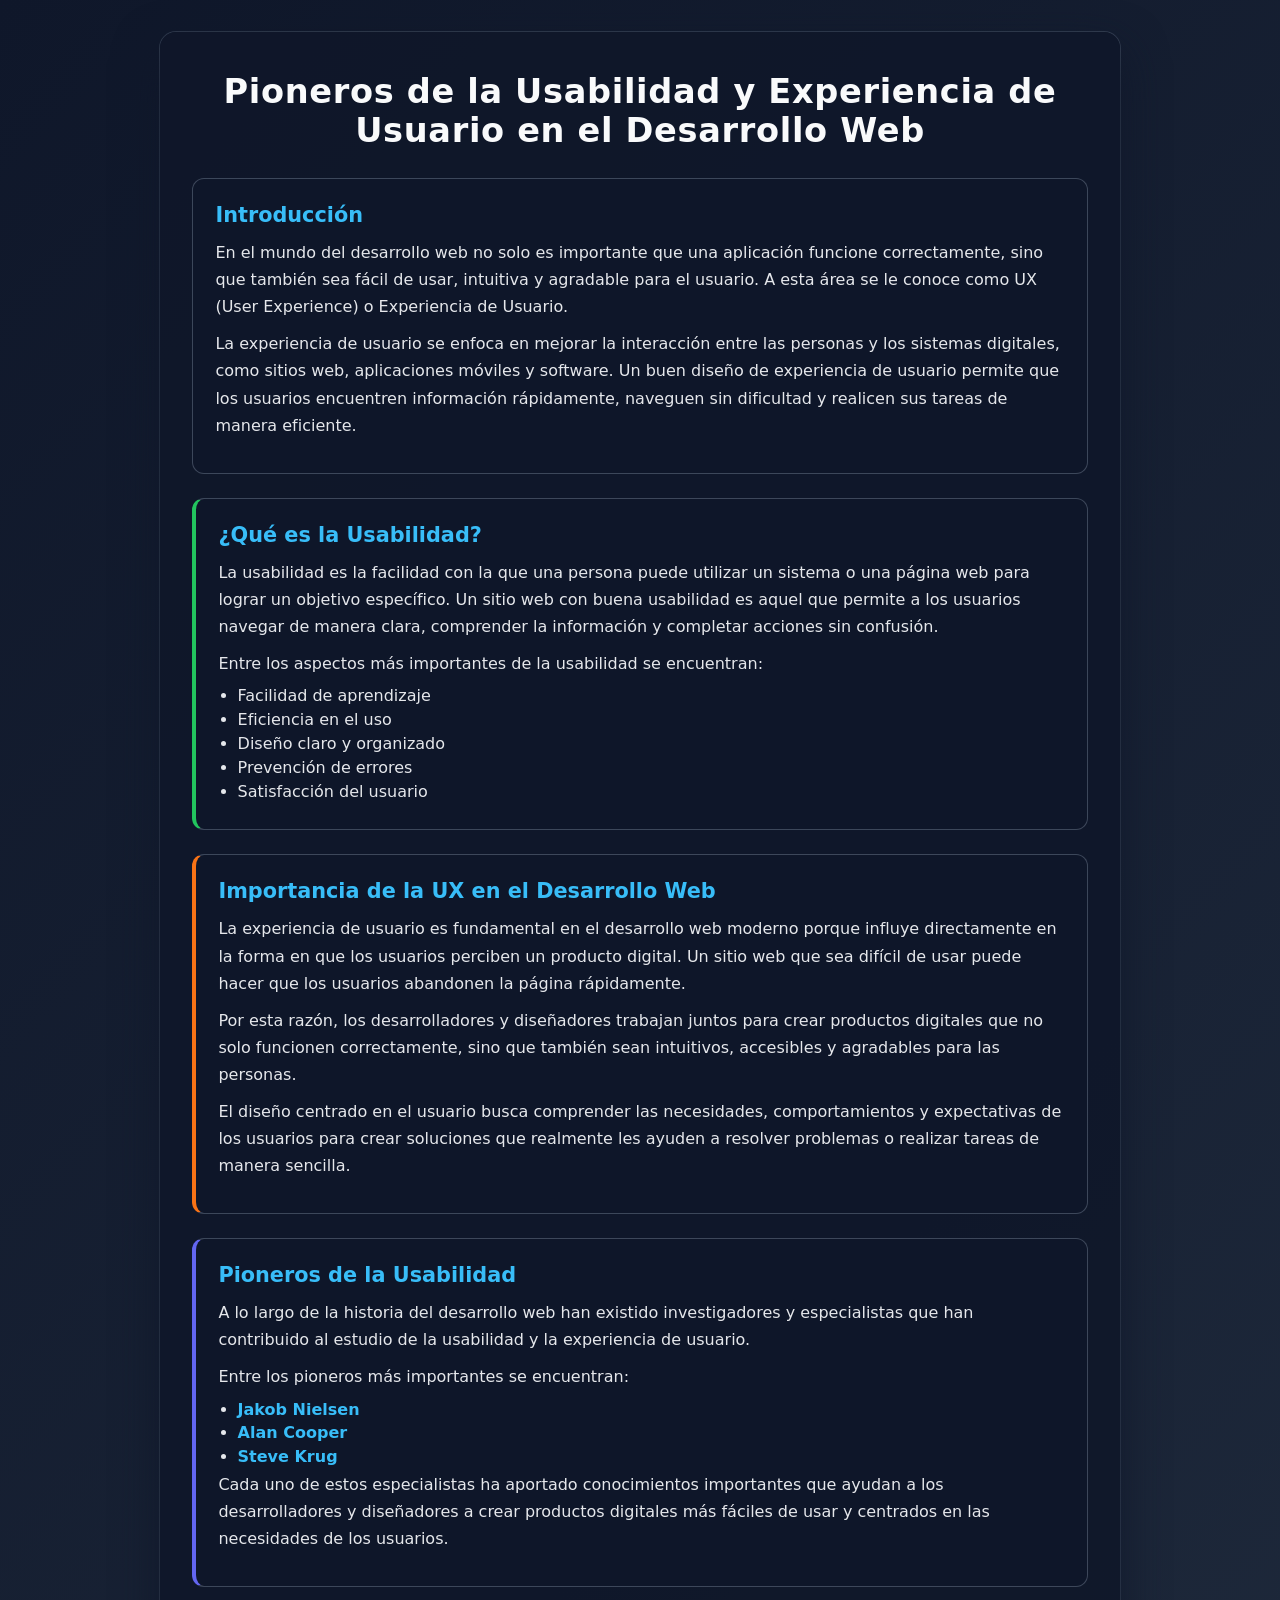
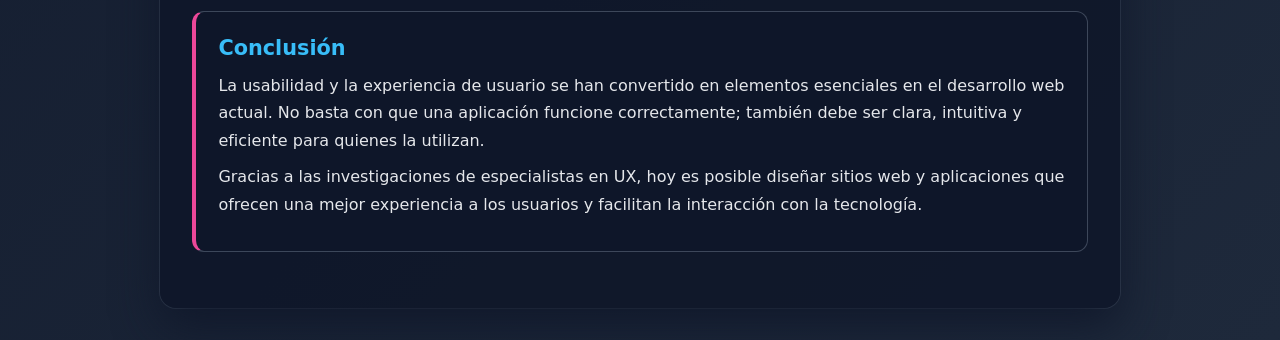
<file: index.html>
<!DOCTYPE html>
<html lang="es">
<head>
    <meta charset="UTF-8">
    <meta name="viewport" content="width=device-width, initial-scale=1.0">
    <title>Pioneros de la Usabilidad y UX</title>
    <link rel="stylesheet" href="Css/Index.css">
</head>
<body>
    <main>
        <h1>Pioneros de la Usabilidad y Experiencia de Usuario en el Desarrollo Web</h1>

        <section aria-labelledby="intro">
            <h2 id="intro">Introducción</h2>
            <p>
                En el mundo del desarrollo web no solo es importante que una aplicación funcione correctamente,
                sino que también sea fácil de usar, intuitiva y agradable para el usuario. A esta área se le
                conoce como UX (User Experience) o Experiencia de Usuario.
            </p>
            <p>
                La experiencia de usuario se enfoca en mejorar la interacción entre las personas y los
                sistemas digitales, como sitios web, aplicaciones móviles y software. Un buen diseño
                de experiencia de usuario permite que los usuarios encuentren información rápidamente,
                naveguen sin dificultad y realicen sus tareas de manera eficiente.
            </p>
        </section>

        <section aria-labelledby="usabilidad">
            <h2 id="usabilidad">¿Qué es la Usabilidad?</h2>
            <p>
                La usabilidad es la facilidad con la que una persona puede utilizar un sistema o una
                página web para lograr un objetivo específico. Un sitio web con buena usabilidad es
                aquel que permite a los usuarios navegar de manera clara, comprender la información
                y completar acciones sin confusión.
            </p>
            <p>Entre los aspectos más importantes de la usabilidad se encuentran:</p>
            <ul>
                <li>Facilidad de aprendizaje</li>
                <li>Eficiencia en el uso</li>
                <li>Diseño claro y organizado</li>
                <li>Prevención de errores</li>
                <li>Satisfacción del usuario</li>
            </ul>
        </section>

        <section aria-labelledby="importancia">
            <h2 id="importancia">Importancia de la UX en el Desarrollo Web</h2>
            <p>
                La experiencia de usuario es fundamental en el desarrollo web moderno porque influye
                directamente en la forma en que los usuarios perciben un producto digital. Un sitio
                web que sea difícil de usar puede hacer que los usuarios abandonen la página rápidamente.
            </p>
            <p>
                Por esta razón, los desarrolladores y diseñadores trabajan juntos para crear productos
                digitales que no solo funcionen correctamente, sino que también sean intuitivos,
                accesibles y agradables para las personas.
            </p>
            <p>
                El diseño centrado en el usuario busca comprender las necesidades, comportamientos
                y expectativas de los usuarios para crear soluciones que realmente les ayuden a
                resolver problemas o realizar tareas de manera sencilla.
            </p>
        </section>

        <section aria-labelledby="pioneros">
            <h2 id="pioneros">Pioneros de la Usabilidad</h2>
            <p>
                A lo largo de la historia del desarrollo web han existido investigadores y especialistas
                que han contribuido al estudio de la usabilidad y la experiencia de usuario.
            </p>
            <p>Entre los pioneros más importantes se encuentran:</p>
            <ul>
                <li><a href="page1.html">Jakob Nielsen</a></li>
                <li><a href="page2..html">Alan Cooper</a></li>
                <li><a href="page3.html">Steve Krug</a></li>
            </ul>
            <p>
                Cada uno de estos especialistas ha aportado conocimientos importantes que ayudan
                a los desarrolladores y diseñadores a crear productos digitales más fáciles de usar
                y centrados en las necesidades de los usuarios.
            </p>
        </section>

        <section aria-labelledby="conclusion">
            <h2 id="conclusion">Conclusión</h2>
            <p>
                La usabilidad y la experiencia de usuario se han convertido en elementos esenciales
                en el desarrollo web actual. No basta con que una aplicación funcione correctamente;
                también debe ser clara, intuitiva y eficiente para quienes la utilizan.
            </p>
            <p>
                Gracias a las investigaciones de especialistas en UX, hoy es posible diseñar sitios
                web y aplicaciones que ofrecen una mejor experiencia a los usuarios y facilitan
                la interacción con la tecnología.
            </p>
        </section>
    </main>
</body>
</html>
</file>
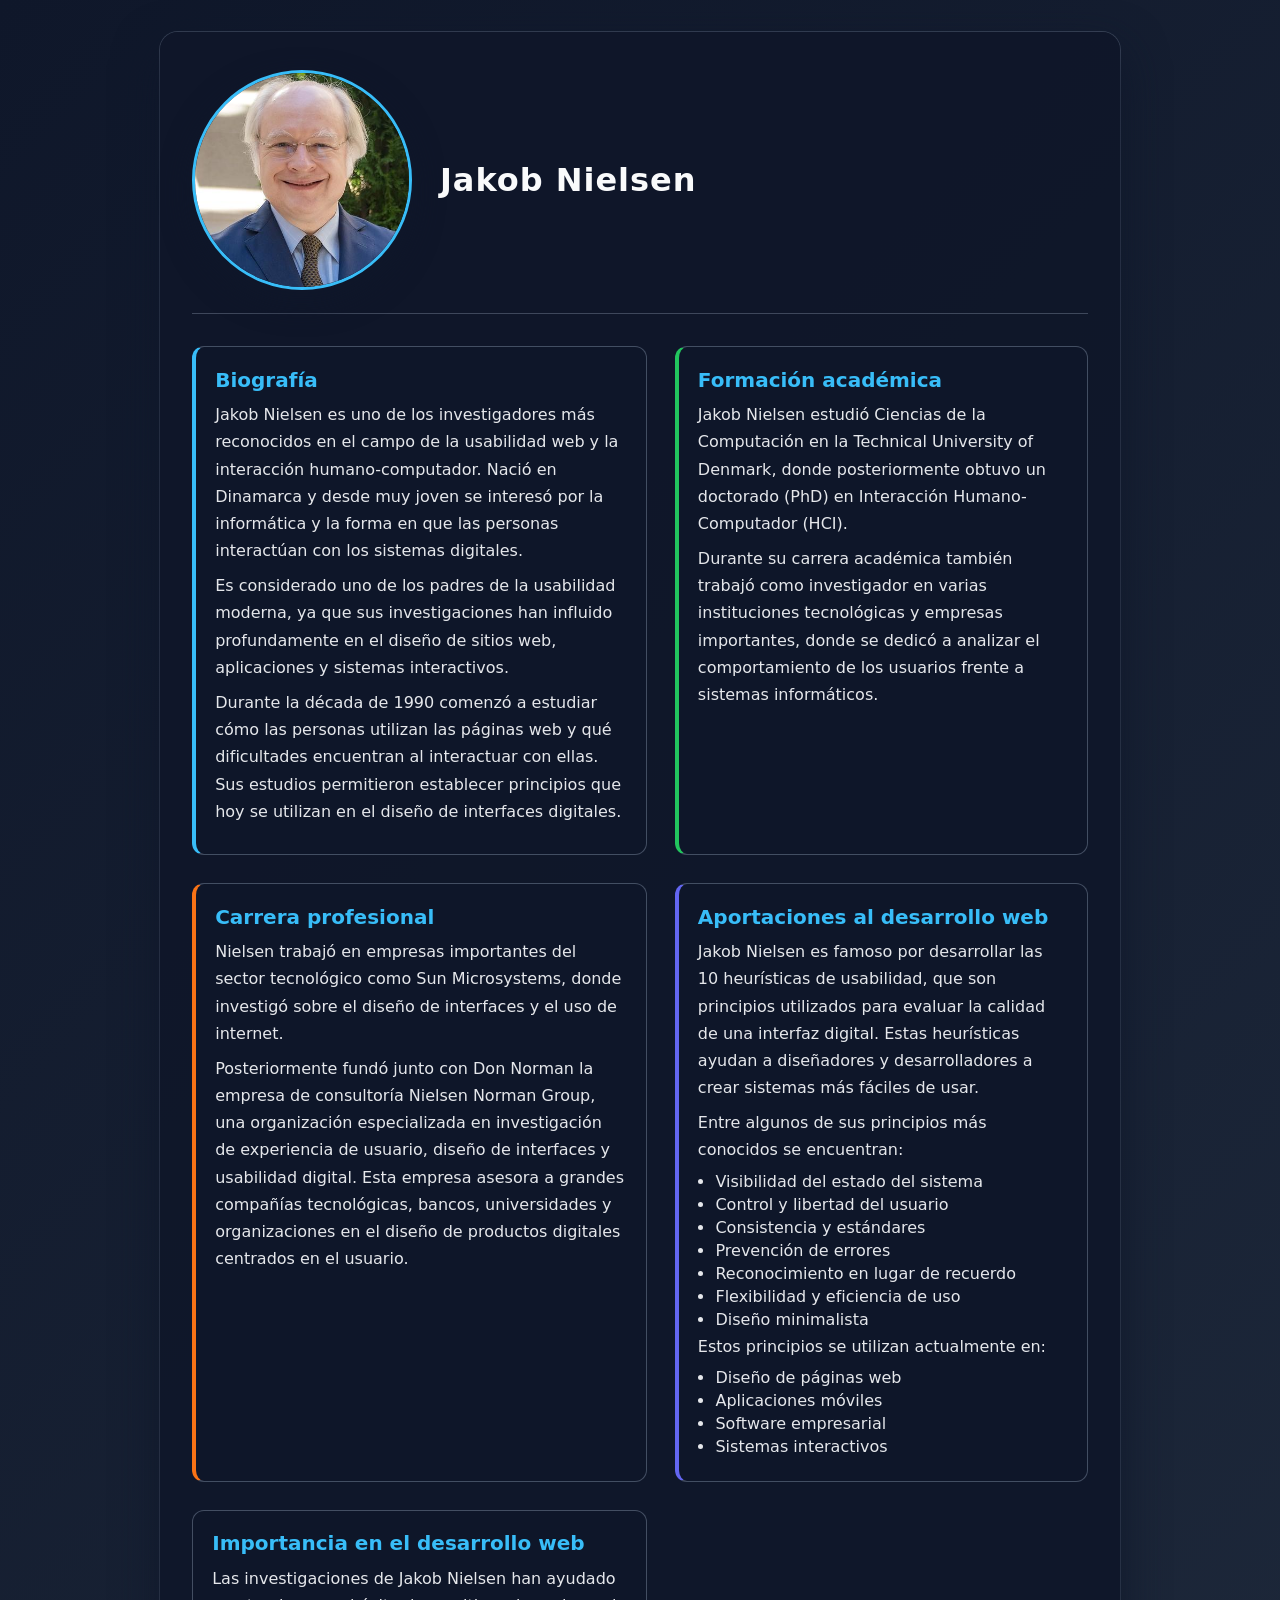
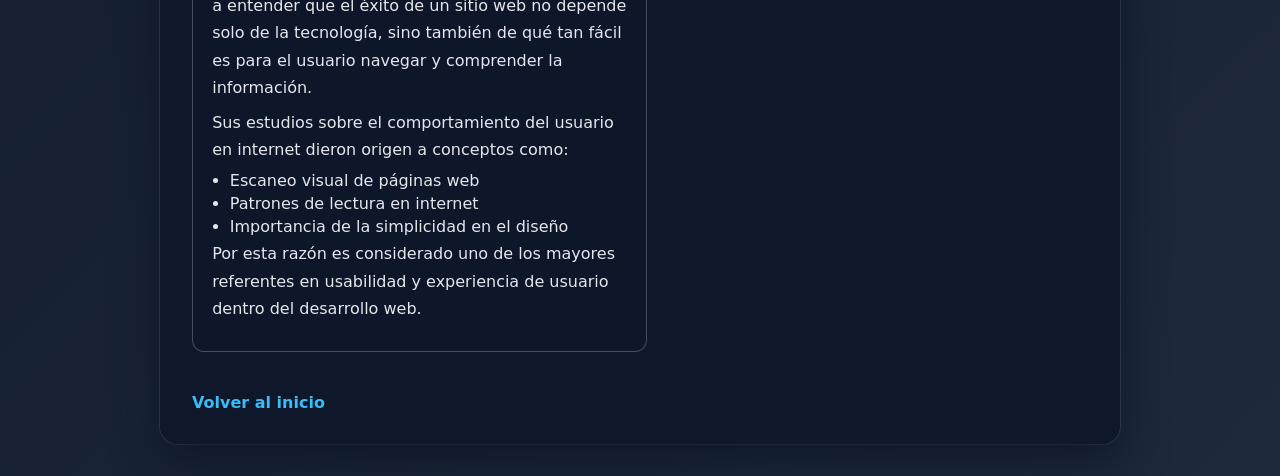
<file: page1.html>
<!DOCTYPE html>
<html lang="es">
    <head>
        <meta charset="UTF-8">
        <title>Jakob Nielsen</title>
        <link rel="stylesheet" href="Css/page1.css">
    </head>
    
    <body>
        <div class="card">
        <div class="header">
            <div class="photo-wrapper">
                <img src="Img/JakobNielsen.jpg" alt="Fotografía de Jakob Nielsen" width="300">
            </div>
            <h1>Jakob Nielsen</h1>
        </div>

        <div class="content">
            <section>
                <h2>Biografía</h2>
                <p>
            Jakob Nielsen es uno de los investigadores más reconocidos en el campo de la usabilidad web
            y la interacción humano-computador. Nació en Dinamarca y desde muy joven se interesó por la
            informática y la forma en que las personas interactúan con los sistemas digitales.
                </p>
                <p>
            Es considerado uno de los padres de la usabilidad moderna, ya que sus investigaciones han
            influido profundamente en el diseño de sitios web, aplicaciones y sistemas interactivos.
                </p>
                <p>
            Durante la década de 1990 comenzó a estudiar cómo las personas utilizan las páginas web y qué
            dificultades encuentran al interactuar con ellas. Sus estudios permitieron establecer
            principios que hoy se utilizan en el diseño de interfaces digitales.
                </p>
            </section>

            <section>
                <h2>Formación académica</h2>
                <p>
            Jakob Nielsen estudió Ciencias de la Computación en la Technical University of Denmark, donde
            posteriormente obtuvo un doctorado (PhD) en Interacción Humano-Computador (HCI).
                </p>
                <p>
            Durante su carrera académica también trabajó como investigador en varias instituciones
            tecnológicas y empresas importantes, donde se dedicó a analizar el comportamiento de los
            usuarios frente a sistemas informáticos.
                </p>
            </section>

            <section>
                <h2>Carrera profesional</h2>
                <p>
            Nielsen trabajó en empresas importantes del sector tecnológico como Sun Microsystems, donde
            investigó sobre el diseño de interfaces y el uso de internet.
                </p>
                <p>
            Posteriormente fundó junto con Don Norman la empresa de consultoría Nielsen Norman Group, una
            organización especializada en investigación de experiencia de usuario, diseño de interfaces y
            usabilidad digital. Esta empresa asesora a grandes compañías tecnológicas, bancos,
            universidades y organizaciones en el diseño de productos digitales centrados en el usuario.
                </p>
            </section>

            <section>
                <h2>Aportaciones al desarrollo web</h2>
                <p>
            Jakob Nielsen es famoso por desarrollar las 10 heurísticas de usabilidad, que son principios
            utilizados para evaluar la calidad de una interfaz digital. Estas heurísticas ayudan a
            diseñadores y desarrolladores a crear sistemas más fáciles de usar.
                </p>
                <p>
            Entre algunos de sus principios más conocidos se encuentran:
                </p>
                <ul>
                    <li>Visibilidad del estado del sistema</li>
                    <li>Control y libertad del usuario</li>
                    <li>Consistencia y estándares</li>
                    <li>Prevención de errores</li>
                    <li>Reconocimiento en lugar de recuerdo</li>
                    <li>Flexibilidad y eficiencia de uso</li>
                    <li>Diseño minimalista</li>
                </ul>
                <p>
            Estos principios se utilizan actualmente en:
                </p>
                <ul>
                    <li>Diseño de páginas web</li>
                    <li>Aplicaciones móviles</li>
                    <li>Software empresarial</li>
                    <li>Sistemas interactivos</li>
                </ul>
            </section>

            <section>
                <h2>Importancia en el desarrollo web</h2>
                <p>
            Las investigaciones de Jakob Nielsen han ayudado a entender que el éxito de un sitio web no
            depende solo de la tecnología, sino también de qué tan fácil es para el usuario navegar y
            comprender la información.
                </p>
                <p>
            Sus estudios sobre el comportamiento del usuario en internet dieron origen a conceptos como:
                </p>
                <ul>
                    <li>Escaneo visual de páginas web</li>
                    <li>Patrones de lectura en internet</li>
                    <li>Importancia de la simplicidad en el diseño</li>
                </ul>
                <p>
            Por esta razón es considerado uno de los mayores referentes en usabilidad y experiencia de
            usuario dentro del desarrollo web.
                </p>
            </section>
        </div>

        <br>
        <a class="back-link" href="index.html">Volver al inicio</a>
        </div>

    </body>
</html>
</file>
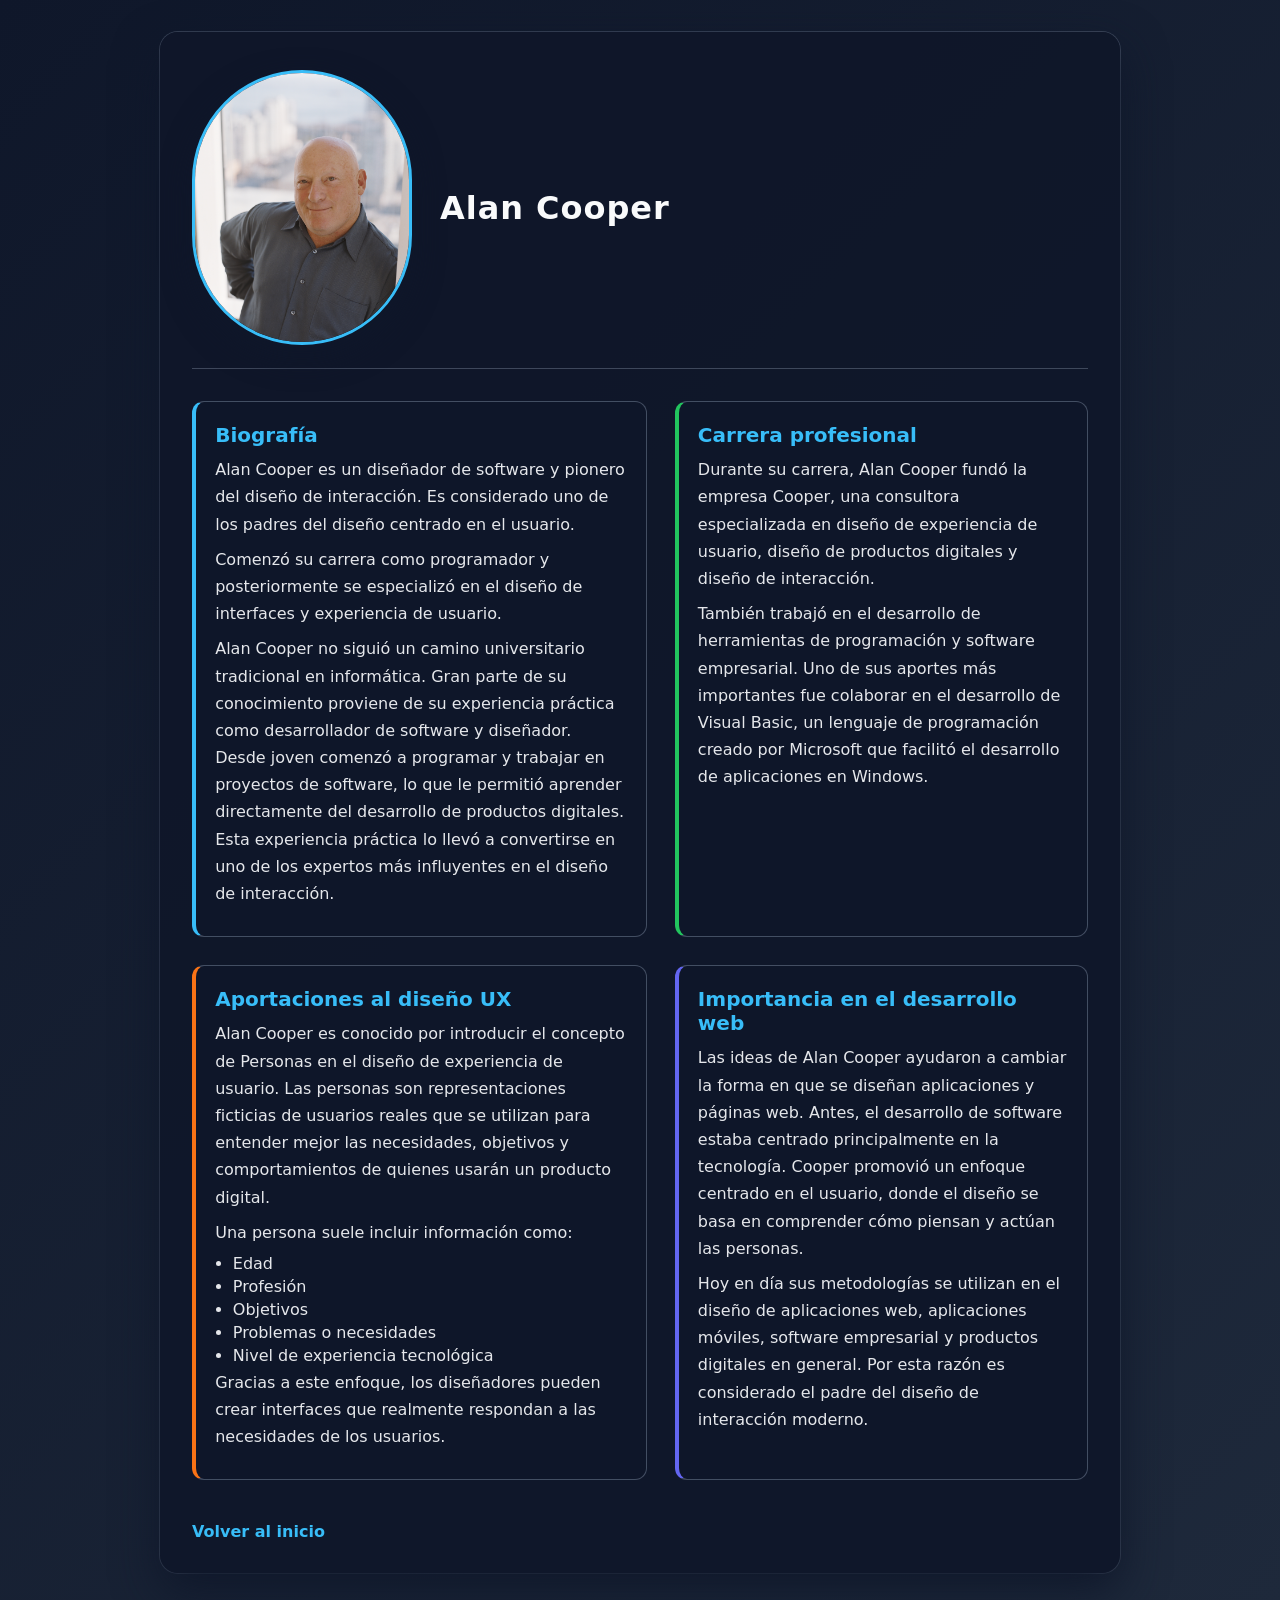
<file: page2..html>
<!DOCTYPE html>
<html lang="es">
    <head>
        <meta charset="UTF-8">
        <title>Alan Cooper</title>
        <link rel="stylesheet" href="Css/page2.css">
    </head>

    <body>
        <div class="card">
            <div class="header">
                <div class="photo-wrapper">
                    <img src="Img/AlanCooper.jpg" alt="Fotografía de Alan Cooper" width="300">
                </div>
                <h1>Alan Cooper</h1>
            </div>

            <div class="content">
                <section>
                    <h2>Biografía</h2>
                    <p>
                        Alan Cooper es un diseñador de software y pionero del diseño de interacción.
                        Es considerado uno de los padres del diseño centrado en el usuario.
                    </p>
                    <p>
                        Comenzó su carrera como programador y posteriormente se especializó en el
                        diseño de interfaces y experiencia de usuario.
                    </p>
                    <p>
                        Alan Cooper no siguió un camino universitario tradicional en informática. Gran
                        parte de su conocimiento proviene de su experiencia práctica como desarrollador
                        de software y diseñador. Desde joven comenzó a programar y trabajar en proyectos
                        de software, lo que le permitió aprender directamente del desarrollo de productos
                        digitales. Esta experiencia práctica lo llevó a convertirse en uno de los expertos
                        más influyentes en el diseño de interacción.
                    </p>
                </section>

                <section>
                    <h2>Carrera profesional</h2>
                    <p>
                        Durante su carrera, Alan Cooper fundó la empresa Cooper, una consultora
                        especializada en diseño de experiencia de usuario, diseño de productos digitales
                        y diseño de interacción.
                    </p>
                    <p>
                        También trabajó en el desarrollo de herramientas de programación y software
                        empresarial. Uno de sus aportes más importantes fue colaborar en el desarrollo de
                        Visual Basic, un lenguaje de programación creado por Microsoft que facilitó el
                        desarrollo de aplicaciones en Windows.
                    </p>
                </section>

                <section>
                    <h2>Aportaciones al diseño UX</h2>
                    <p>
                        Alan Cooper es conocido por introducir el concepto de Personas en el diseño de
                        experiencia de usuario. Las personas son representaciones ficticias de usuarios
                        reales que se utilizan para entender mejor las necesidades, objetivos y
                        comportamientos de quienes usarán un producto digital.
                    </p>
                    <p>
                        Una persona suele incluir información como:
                    </p>
                    <ul>
                        <li>Edad</li>
                        <li>Profesión</li>
                        <li>Objetivos</li>
                        <li>Problemas o necesidades</li>
                        <li>Nivel de experiencia tecnológica</li>
                    </ul>
                    <p>
                        Gracias a este enfoque, los diseñadores pueden crear interfaces que realmente
                        respondan a las necesidades de los usuarios.
                    </p>
                </section>

                <section>
                    <h2>Importancia en el desarrollo web</h2>
                    <p>
                        Las ideas de Alan Cooper ayudaron a cambiar la forma en que se diseñan
                        aplicaciones y páginas web. Antes, el desarrollo de software estaba centrado
                        principalmente en la tecnología. Cooper promovió un enfoque centrado en el
                        usuario, donde el diseño se basa en comprender cómo piensan y actúan las
                        personas.
                    </p>
                    <p>
                        Hoy en día sus metodologías se utilizan en el diseño de aplicaciones web,
                        aplicaciones móviles, software empresarial y productos digitales en general.
                        Por esta razón es considerado el padre del diseño de interacción moderno.
                    </p>
                </section>
            </div>

            <br>
            <a class="back-link" href="index.html">Volver al inicio</a>
        </div>

    </body>
</html>
</file>
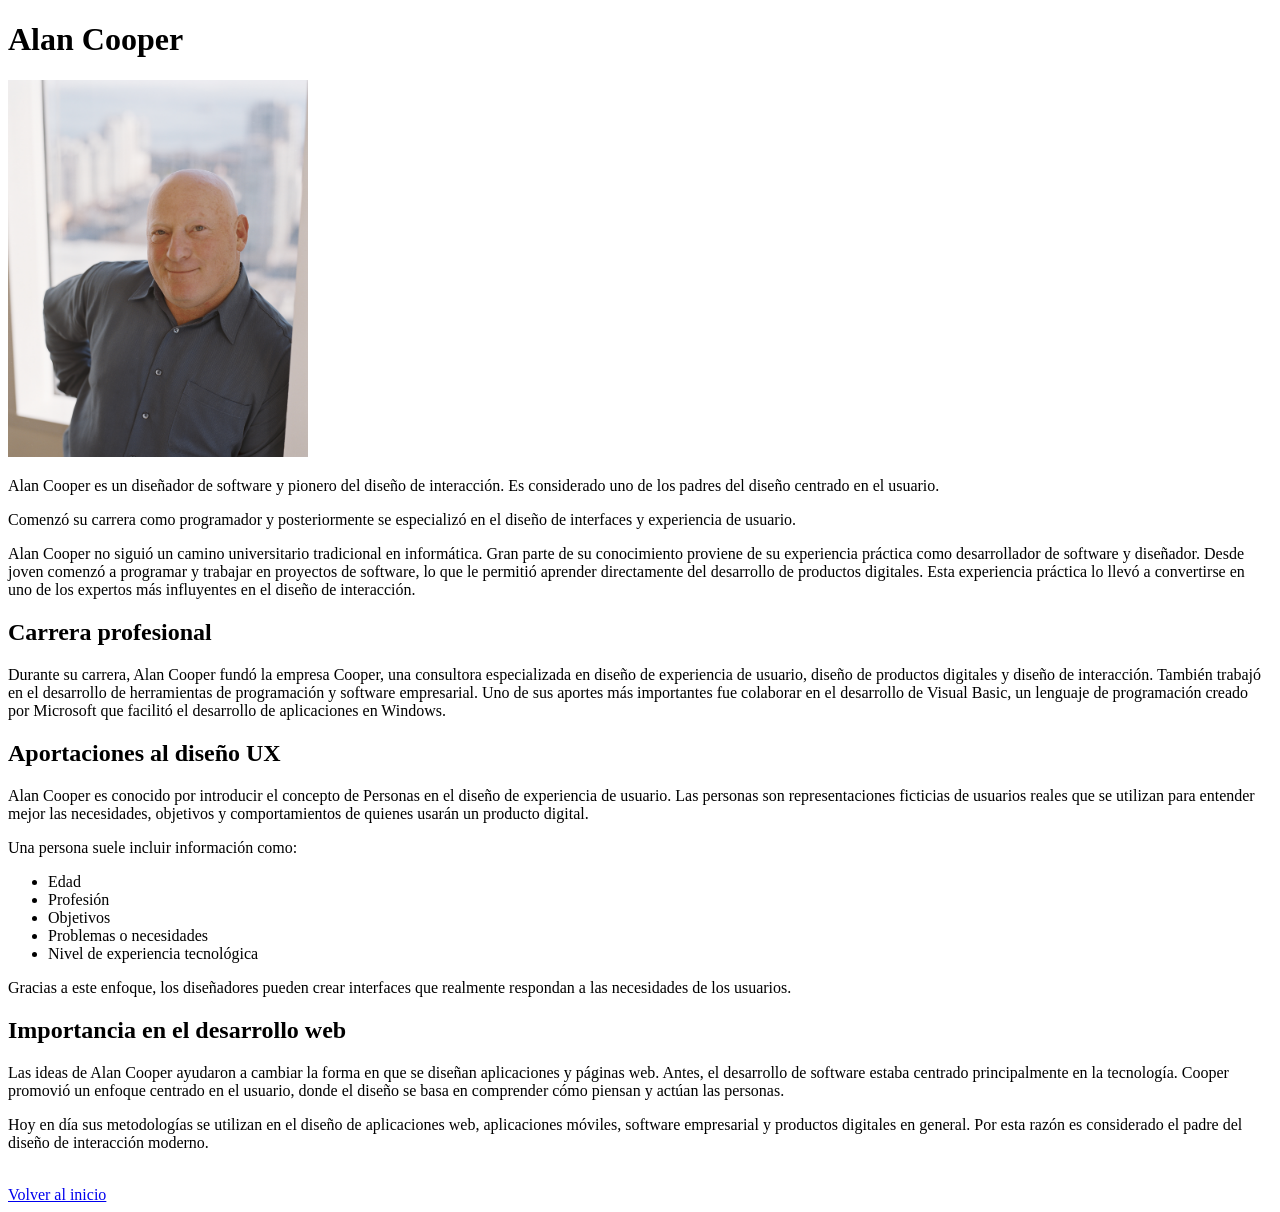
<file: page2.html>
<!DOCTYPE html>
<html lang="es">
    <head>
        <meta charset="UTF-8">
        <title>Alan Cooper</title>
    </head>

    <body>
        <h1>Alan Cooper</h1>
        <img src="Img/AlanCooper.jpg" alt="Fotografía de Alan Cooper" width="300">
        <p>
            Alan Cooper es un diseñador de software y pionero del diseño de interacción.
            Es considerado uno de los padres del diseño centrado en el usuario.
        </p>
        <p>
            Comenzó su carrera como programador y posteriormente se especializó en el
            diseño de interfaces y experiencia de usuario.
        </p>
        <p>
            Alan Cooper no siguió un camino universitario tradicional en informática. Gran
            parte de su conocimiento proviene de su experiencia práctica como desarrollador
            de software y diseñador. Desde joven comenzó a programar y trabajar en proyectos
            de software, lo que le permitió aprender directamente del desarrollo de productos
            digitales. Esta experiencia práctica lo llevó a convertirse en uno de los expertos
            más influyentes en el diseño de interacción.
        </p>

        <h2>Carrera profesional</h2>
        <p>
            Durante su carrera, Alan Cooper fundó la empresa Cooper, una consultora
            especializada en diseño de experiencia de usuario, diseño de productos digitales
            y diseño de interacción. También trabajó en el desarrollo de herramientas de
            programación y software empresarial. Uno de sus aportes más importantes fue
            colaborar en el desarrollo de Visual Basic, un lenguaje de programación creado
            por Microsoft que facilitó el desarrollo de aplicaciones en Windows.
        </p>

        <h2>Aportaciones al diseño UX</h2>
        <p>
            Alan Cooper es conocido por introducir el concepto de Personas en el diseño de
            experiencia de usuario. Las personas son representaciones ficticias de usuarios
            reales que se utilizan para entender mejor las necesidades, objetivos y
            comportamientos de quienes usarán un producto digital.
        </p>
        <p>
            Una persona suele incluir información como:
        </p>
        <ul>
            <li>Edad</li>
            <li>Profesión</li>
            <li>Objetivos</li>
            <li>Problemas o necesidades</li>
            <li>Nivel de experiencia tecnológica</li>
        </ul>
        <p>
            Gracias a este enfoque, los diseñadores pueden crear interfaces que realmente
            respondan a las necesidades de los usuarios.
        </p>

        <h2>Importancia en el desarrollo web</h2>
        <p>
            Las ideas de Alan Cooper ayudaron a cambiar la forma en que se diseñan
            aplicaciones y páginas web. Antes, el desarrollo de software estaba centrado
            principalmente en la tecnología. Cooper promovió un enfoque centrado en el
            usuario, donde el diseño se basa en comprender cómo piensan y actúan las
            personas.
        </p>
        <p>
            Hoy en día sus metodologías se utilizan en el diseño de aplicaciones web,
            aplicaciones móviles, software empresarial y productos digitales en general.
            Por esta razón es considerado el padre del diseño de interacción moderno.
        </p>

        <br>
        <a href="index.html">Volver al inicio</a>

    </body>
</html>
</file>
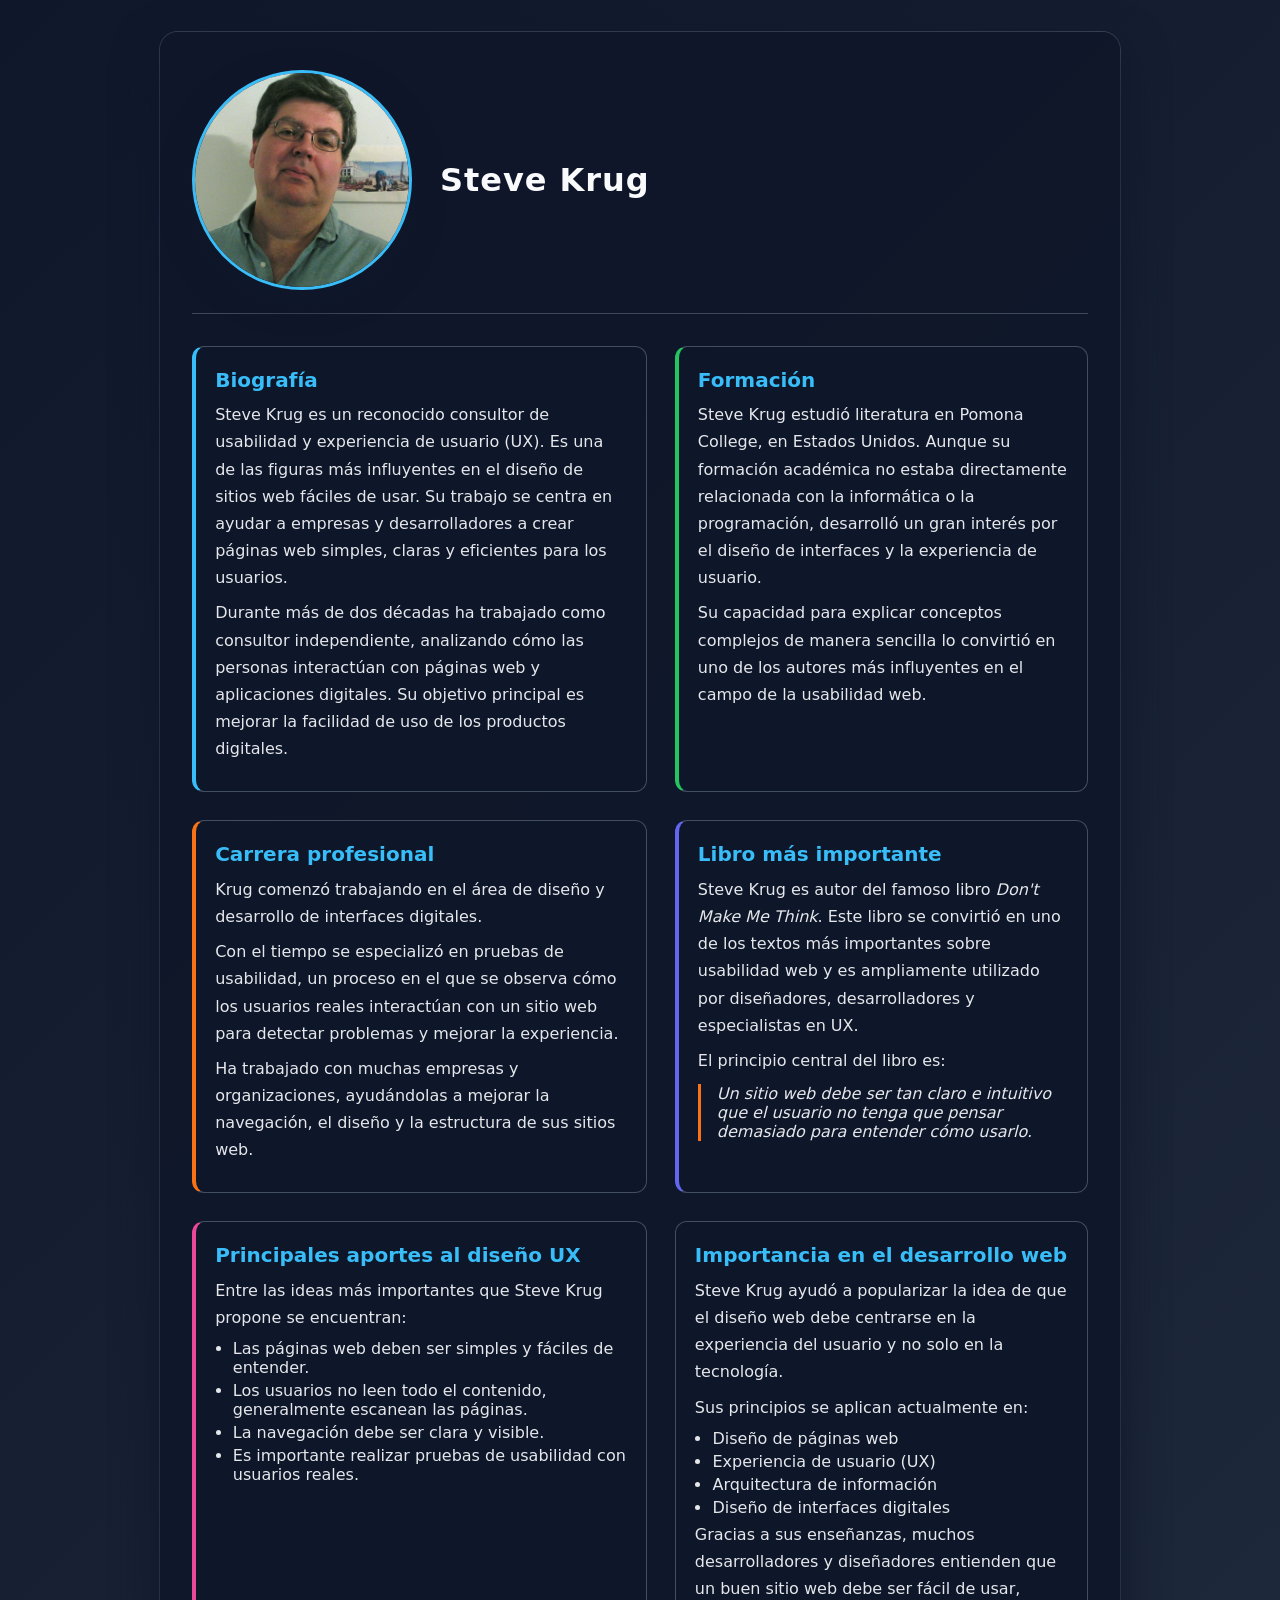
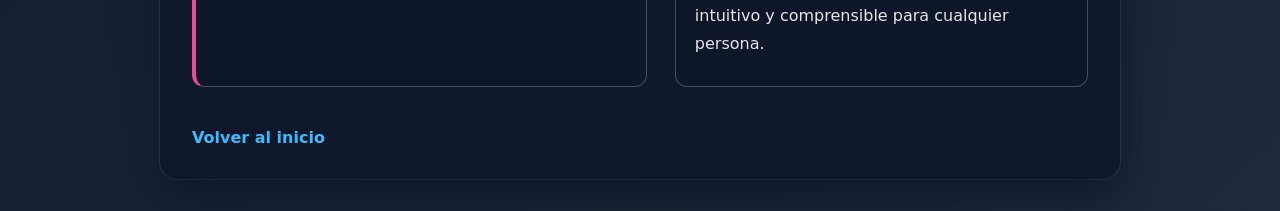
<file: page3.html>
<!DOCTYPE html>
<html lang="es">
    <head>
        <meta charset="UTF-8">
        <title>Steve Krug</title>
        <link rel="stylesheet" href="Css/page3.css">
    </head>
<body>
        <div class="card">
            <div class="header">
                <div class="photo-wrapper">
                    <img src="Img/SteveKrug.jpeg" alt="Fotografía de Steve Krug" width="300">
                </div>
                <h1>Steve Krug</h1>
            </div>

            <div class="content">
                <section>
                    <h2>Biografía</h2>
                    <p>
                        Steve Krug es un reconocido consultor de usabilidad y experiencia de usuario (UX).
                        Es una de las figuras más influyentes en el diseño de sitios web fáciles de usar.
                        Su trabajo se centra en ayudar a empresas y desarrolladores a crear páginas web
                        simples, claras y eficientes para los usuarios.
                    </p>
                    <p>
                        Durante más de dos décadas ha trabajado como consultor independiente, analizando
                        cómo las personas interactúan con páginas web y aplicaciones digitales. Su objetivo
                        principal es mejorar la facilidad de uso de los productos digitales.
                    </p>
                </section>

                <section>
                    <h2>Formación</h2>
                    <p>
                        Steve Krug estudió literatura en Pomona College, en Estados Unidos. Aunque su
                        formación académica no estaba directamente relacionada con la informática o la
                        programación, desarrolló un gran interés por el diseño de interfaces y la
                        experiencia de usuario.
                    </p>
                    <p>
                        Su capacidad para explicar conceptos complejos de manera sencilla lo convirtió en
                        uno de los autores más influyentes en el campo de la usabilidad web.
                    </p>
                </section>

                <section>
                    <h2>Carrera profesional</h2>
                    <p>
                        Krug comenzó trabajando en el área de diseño y desarrollo de interfaces digitales.
                    </p>
                    <p>
                        Con el tiempo se especializó en pruebas de usabilidad, un proceso en el que se
                        observa cómo los usuarios reales interactúan con un sitio web para detectar
                        problemas y mejorar la experiencia.
                    </p>
                    <p>
                        Ha trabajado con muchas empresas y organizaciones, ayudándolas a mejorar la
                        navegación, el diseño y la estructura de sus sitios web.
                    </p>
                </section>

                <section>
                    <h2>Libro más importante</h2>
                    <p>
                        Steve Krug es autor del famoso libro <em>Don't Make Me Think</em>. Este libro se
                        convirtió en uno de los textos más importantes sobre usabilidad web y es ampliamente
                        utilizado por diseñadores, desarrolladores y especialistas en UX.
                    </p>
                    <p>
                        El principio central del libro es:
                    </p>
                    <blockquote>
                        Un sitio web debe ser tan claro e intuitivo que el usuario no tenga que pensar
                        demasiado para entender cómo usarlo.
                    </blockquote>
                </section>

                <section>
                    <h2>Principales aportes al diseño UX</h2>
                    <p>
                        Entre las ideas más importantes que Steve Krug propone se encuentran:
                    </p>
                    <ul>
                        <li>Las páginas web deben ser simples y fáciles de entender.</li>
                        <li>Los usuarios no leen todo el contenido, generalmente escanean las páginas.</li>
                        <li>La navegación debe ser clara y visible.</li>
                        <li>Es importante realizar pruebas de usabilidad con usuarios reales.</li>
                    </ul>
                </section>

                <section>
                    <h2>Importancia en el desarrollo web</h2>
                    <p>
                        Steve Krug ayudó a popularizar la idea de que el diseño web debe centrarse en la
                        experiencia del usuario y no solo en la tecnología.
                    </p>
                    <p>
                        Sus principios se aplican actualmente en:
                    </p>
                    <ul>
                        <li>Diseño de páginas web</li>
                        <li>Experiencia de usuario (UX)</li>
                        <li>Arquitectura de información</li>
                        <li>Diseño de interfaces digitales</li>
                    </ul>
                    <p>
                        Gracias a sus enseñanzas, muchos desarrolladores y diseñadores entienden que un
                        buen sitio web debe ser fácil de usar, intuitivo y comprensible para cualquier
                        persona.
                    </p>
                </section>
            </div>

            <br>
            <a class="back-link" href="index.html">Volver al inicio</a>
        </div>

    </body>
</html>
</file>
<file: Css/Index.css>
/* Fuente base y colores generales */
* {
    box-sizing: border-box;
    margin: 0;
    padding: 0;
}

body {
    font-family: system-ui, -apple-system, BlinkMacSystemFont, "Segoe UI", sans-serif;
    background: linear-gradient(135deg, #0f172a, #1e293b);
    color: #e5e7eb;
    min-height: 100vh;
    display: flex;
    justify-content: center;
    padding: 2rem 1rem;
}

main {
    max-width: 960px;
    width: 100%;
    background: rgba(15, 23, 42, 0.9);
    border-radius: 16px;
    box-shadow:
        0 18px 45px rgba(15, 23, 42, 0.9),
        0 0 0 1px rgba(148, 163, 184, 0.25);
    padding: 2.5rem 2rem 2rem;
}

h1 {
    font-size: 2.1rem;
    text-align: center;
    margin-bottom: 1.75rem;
    color: #f9fafb;
    letter-spacing: 0.02em;
}

h2 {
    font-size: 1.3rem;
    margin-bottom: 0.75rem;
    color: #38bdf8; /* azul luminoso, profesional pero vivo */
}

section {
    background: rgba(15, 23, 42, 0.9);
    border-radius: 12px;
    padding: 1.5rem 1.4rem;
    margin-bottom: 1.5rem;
    border: 1px solid rgba(148, 163, 184, 0.35);
}

section:nth-of-type(2) {
    border-left: 4px solid #22c55e;
}

section:nth-of-type(3) {
    border-left: 4px solid #f97316;
}

section:nth-of-type(4) {
    border-left: 4px solid #6366f1;
}

section:nth-of-type(5) {
    border-left: 4px solid #ec4899;
}

p {
    line-height: 1.7;
    margin-bottom: 0.6rem;
    color: #e5e7eb;
}

ul {
    margin-left: 1.2rem;
    margin-top: 0.35rem;
}

li {
    margin-bottom: 0.3rem;
}

/* Enlaces a las biografías */
ul li a {
    color: #38bdf8;
    text-decoration: none;
    font-weight: 600;
    position: relative;
}

ul li a::after {
    content: "";
    position: absolute;
    left: 0;
    bottom: -2px;
    width: 0;
    height: 2px;
    background: linear-gradient(to right, #38bdf8, #22c55e);
    transition: width 0.18s ease-out;
}

ul li a:hover {
    color: #f9fafb;
}

ul li a:hover::after {
    width: 100%;
}

/* Adaptación a pantallas pequeñas */
@media (max-width: 600px) {
    body {
        padding: 1.25rem 0.5rem;
    }

    main {
        padding: 1.8rem 1.25rem 1.4rem;
    }

    h1 {
        font-size: 1.7rem;
    }

    h2 {
        font-size: 1.15rem;
    }
}
</file>
<file: Css/page1.css>
/* Estilos generales, mismo estilo que el index */
* {
    box-sizing: border-box;
    margin: 0;
    padding: 0;
}

body {
    font-family: system-ui, -apple-system, BlinkMacSystemFont, "Segoe UI", sans-serif;
    background: linear-gradient(135deg, #0f172a, #1e293b);
    color: #e5e7eb;
    min-height: 100vh;
    display: flex;
    justify-content: center;
    padding: 2rem 1rem;
}

.card {
    max-width: 960px;
    width: 100%;
    background: rgba(15, 23, 42, 0.95);
    border-radius: 18px;
    box-shadow:
        0 18px 45px rgba(15, 23, 42, 0.95),
        0 0 0 1px rgba(148, 163, 184, 0.3);
    padding: 2.4rem 2rem 2rem;
}

.header {
    display: flex;
    gap: 1.75rem;
    align-items: center;
    margin-bottom: 2rem;
    border-bottom: 1px solid rgba(148, 163, 184, 0.35);
    padding-bottom: 1.4rem;
}

.header h1 {
    font-size: 2rem;
    color: #f9fafb;
    letter-spacing: 0.03em;
}

.photo-wrapper {
    flex-shrink: 0;
}

.photo-wrapper img {
    border-radius: 999px;
    border: 3px solid #38bdf8;
    box-shadow: 0 12px 30px rgba(15, 23, 42, 0.9);
    display: block;
    max-width: 220px;
    height: auto;
}

.content {
    display: grid;
    grid-template-columns: minmax(0, 1.1fr) minmax(0, 1fr);
    gap: 1.75rem;
}

.content section {
    background: rgba(15, 23, 42, 0.9);
    border-radius: 12px;
    padding: 1.3rem 1.2rem;
    border: 1px solid rgba(148, 163, 184, 0.4);
}

.content section:nth-of-type(1) {
    border-left: 4px solid #38bdf8;
}
.content section:nth-of-type(2) {
    border-left: 4px solid #22c55e;
}
.content section:nth-of-type(3) {
    border-left: 4px solid #f97316;
}
.content section:nth-of-type(4) {
    border-left: 4px solid #6366f1;
}

h2 {
    font-size: 1.25rem;
    margin-bottom: 0.6rem;
    color: #38bdf8;
}

p {
    line-height: 1.7;
    margin-bottom: 0.5rem;
    color: #e5e7eb;
}

ul {
    margin-left: 1.1rem;
    margin-top: 0.3rem;
}

li {
    margin-bottom: 0.25rem;
}

a {
    color: #38bdf8;
    text-decoration: none;
    font-weight: 600;
}

a:hover {
    color: #f9fafb;
}

.back-link {
    display: inline-block;
    margin-top: 1.4rem;
}

/* Adaptación a pantallas pequeñas */
@media (max-width: 800px) {
    body {
        padding: 1.4rem 0.7rem;
    }

    .card {
        padding: 2rem 1.3rem 1.6rem;
    }

    .header {
        flex-direction: column;
        text-align: center;
    }

    .content {
        grid-template-columns: minmax(0, 1fr);
    }
}
</file>
<file: Css/page2.css>
/* Estilos para la página de Alan Cooper, basados en page1.css */
* {
    box-sizing: border-box;
    margin: 0;
    padding: 0;
}

body {
    font-family: system-ui, -apple-system, BlinkMacSystemFont, "Segoe UI", sans-serif;
    background: linear-gradient(135deg, #0f172a, #1e293b);
    color: #e5e7eb;
    min-height: 100vh;
    display: flex;
    justify-content: center;
    padding: 2rem 1rem;
}

.card {
    max-width: 960px;
    width: 100%;
    background: rgba(15, 23, 42, 0.95);
    border-radius: 18px;
    box-shadow:
        0 18px 45px rgba(15, 23, 42, 0.95),
        0 0 0 1px rgba(148, 163, 184, 0.3);
    padding: 2.4rem 2rem 2rem;
}

.header {
    display: flex;
    gap: 1.75rem;
    align-items: center;
    margin-bottom: 2rem;
    border-bottom: 1px solid rgba(148, 163, 184, 0.35);
    padding-bottom: 1.4rem;
}

.header h1 {
    font-size: 2rem;
    color: #f9fafb;
    letter-spacing: 0.03em;
}

.photo-wrapper {
    flex-shrink: 0;
}

.photo-wrapper img {
    border-radius: 999px;
    border: 3px solid #38bdf8;
    box-shadow: 0 12px 30px rgba(15, 23, 42, 0.9);
    display: block;
    max-width: 220px;
    height: auto;
}

.content {
    display: grid;
    grid-template-columns: minmax(0, 1.1fr) minmax(0, 1fr);
    gap: 1.75rem;
}

.content section {
    background: rgba(15, 23, 42, 0.9);
    border-radius: 12px;
    padding: 1.3rem 1.2rem;
    border: 1px solid rgba(148, 163, 184, 0.4);
}

.content section:nth-of-type(1) {
    border-left: 4px solid #38bdf8;
}
.content section:nth-of-type(2) {
    border-left: 4px solid #22c55e;
}
.content section:nth-of-type(3) {
    border-left: 4px solid #f97316;
}
.content section:nth-of-type(4) {
    border-left: 4px solid #6366f1;
}

h2 {
    font-size: 1.25rem;
    margin-bottom: 0.6rem;
    color: #38bdf8;
}

p {
    line-height: 1.7;
    margin-bottom: 0.5rem;
    color: #e5e7eb;
}

ul {
    margin-left: 1.1rem;
    margin-top: 0.3rem;
}

li {
    margin-bottom: 0.25rem;
}

a {
    color: #38bdf8;
    text-decoration: none;
    font-weight: 600;
}

a:hover {
    color: #f9fafb;
}

.back-link {
    display: inline-block;
    margin-top: 1.4rem;
}

/* Adaptación a pantallas pequeñas */
@media (max-width: 800px) {
    body {
        padding: 1.4rem 0.7rem;
    }

    .card {
        padding: 2rem 1.3rem 1.6rem;
    }

    .header {
        flex-direction: column;
        text-align: center;
    }

    .content {
        grid-template-columns: minmax(0, 1fr);
    }
}
</file>
<file: Css/page3.css>
/* Estilos para la página de Steve Krug, basados en page1/page2 */
* {
    box-sizing: border-box;
    margin: 0;
    padding: 0;
}

body {
    font-family: system-ui, -apple-system, BlinkMacSystemFont, "Segoe UI", sans-serif;
    background: linear-gradient(135deg, #0f172a, #1e293b);
    color: #e5e7eb;
    min-height: 100vh;
    display: flex;
    justify-content: center;
    padding: 2rem 1rem;
}

.card {
    max-width: 960px;
    width: 100%;
    background: rgba(15, 23, 42, 0.95);
    border-radius: 18px;
    box-shadow:
        0 18px 45px rgba(15, 23, 42, 0.95),
        0 0 0 1px rgba(148, 163, 184, 0.3);
    padding: 2.4rem 2rem 2rem;
}

.header {
    display: flex;
    gap: 1.75rem;
    align-items: center;
    margin-bottom: 2rem;
    border-bottom: 1px solid rgba(148, 163, 184, 0.35);
    padding-bottom: 1.4rem;
}

.header h1 {
    font-size: 2rem;
    color: #f9fafb;
    letter-spacing: 0.03em;
}

.photo-wrapper {
    flex-shrink: 0;
}

.photo-wrapper img {
    border-radius: 999px;
    border: 3px solid #38bdf8;
    box-shadow: 0 12px 30px rgba(15, 23, 42, 0.9);
    display: block;
    max-width: 220px;
    height: auto;
}

.content {
    display: grid;
    grid-template-columns: minmax(0, 1.1fr) minmax(0, 1fr);
    gap: 1.75rem;
}

.content section {
    background: rgba(15, 23, 42, 0.9);
    border-radius: 12px;
    padding: 1.3rem 1.2rem;
    border: 1px solid rgba(148, 163, 184, 0.4);
}

.content section:nth-of-type(1) {
    border-left: 4px solid #38bdf8;
}
.content section:nth-of-type(2) {
    border-left: 4px solid #22c55e;
}
.content section:nth-of-type(3) {
    border-left: 4px solid #f97316;
}
.content section:nth-of-type(4) {
    border-left: 4px solid #6366f1;
}
.content section:nth-of-type(5) {
    border-left: 4px solid #ec4899;
}

h2 {
    font-size: 1.25rem;
    margin-bottom: 0.6rem;
    color: #38bdf8;
}

p {
    line-height: 1.7;
    margin-bottom: 0.5rem;
    color: #e5e7eb;
}

ul {
    margin-left: 1.1rem;
    margin-top: 0.3rem;
}

li {
    margin-bottom: 0.25rem;
}

blockquote {
    margin: 0.6rem 0 0.8rem;
    padding-left: 1rem;
    border-left: 3px solid #f97316;
    font-style: italic;
    color: #e5e7eb;
}

a {
    color: #38bdf8;
    text-decoration: none;
    font-weight: 600;
}

a:hover {
    color: #f9fafb;
}

.back-link {
    display: inline-block;
    margin-top: 1.4rem;
}

/* Adaptación a pantallas pequeñas */
@media (max-width: 800px) {
    body {
        padding: 1.4rem 0.7rem;
    }

    .card {
        padding: 2rem 1.3rem 1.6rem;
    }

    .header {
        flex-direction: column;
        text-align: center;
    }

    .content {
        grid-template-columns: minmax(0, 1fr);
    }
}
</file>
